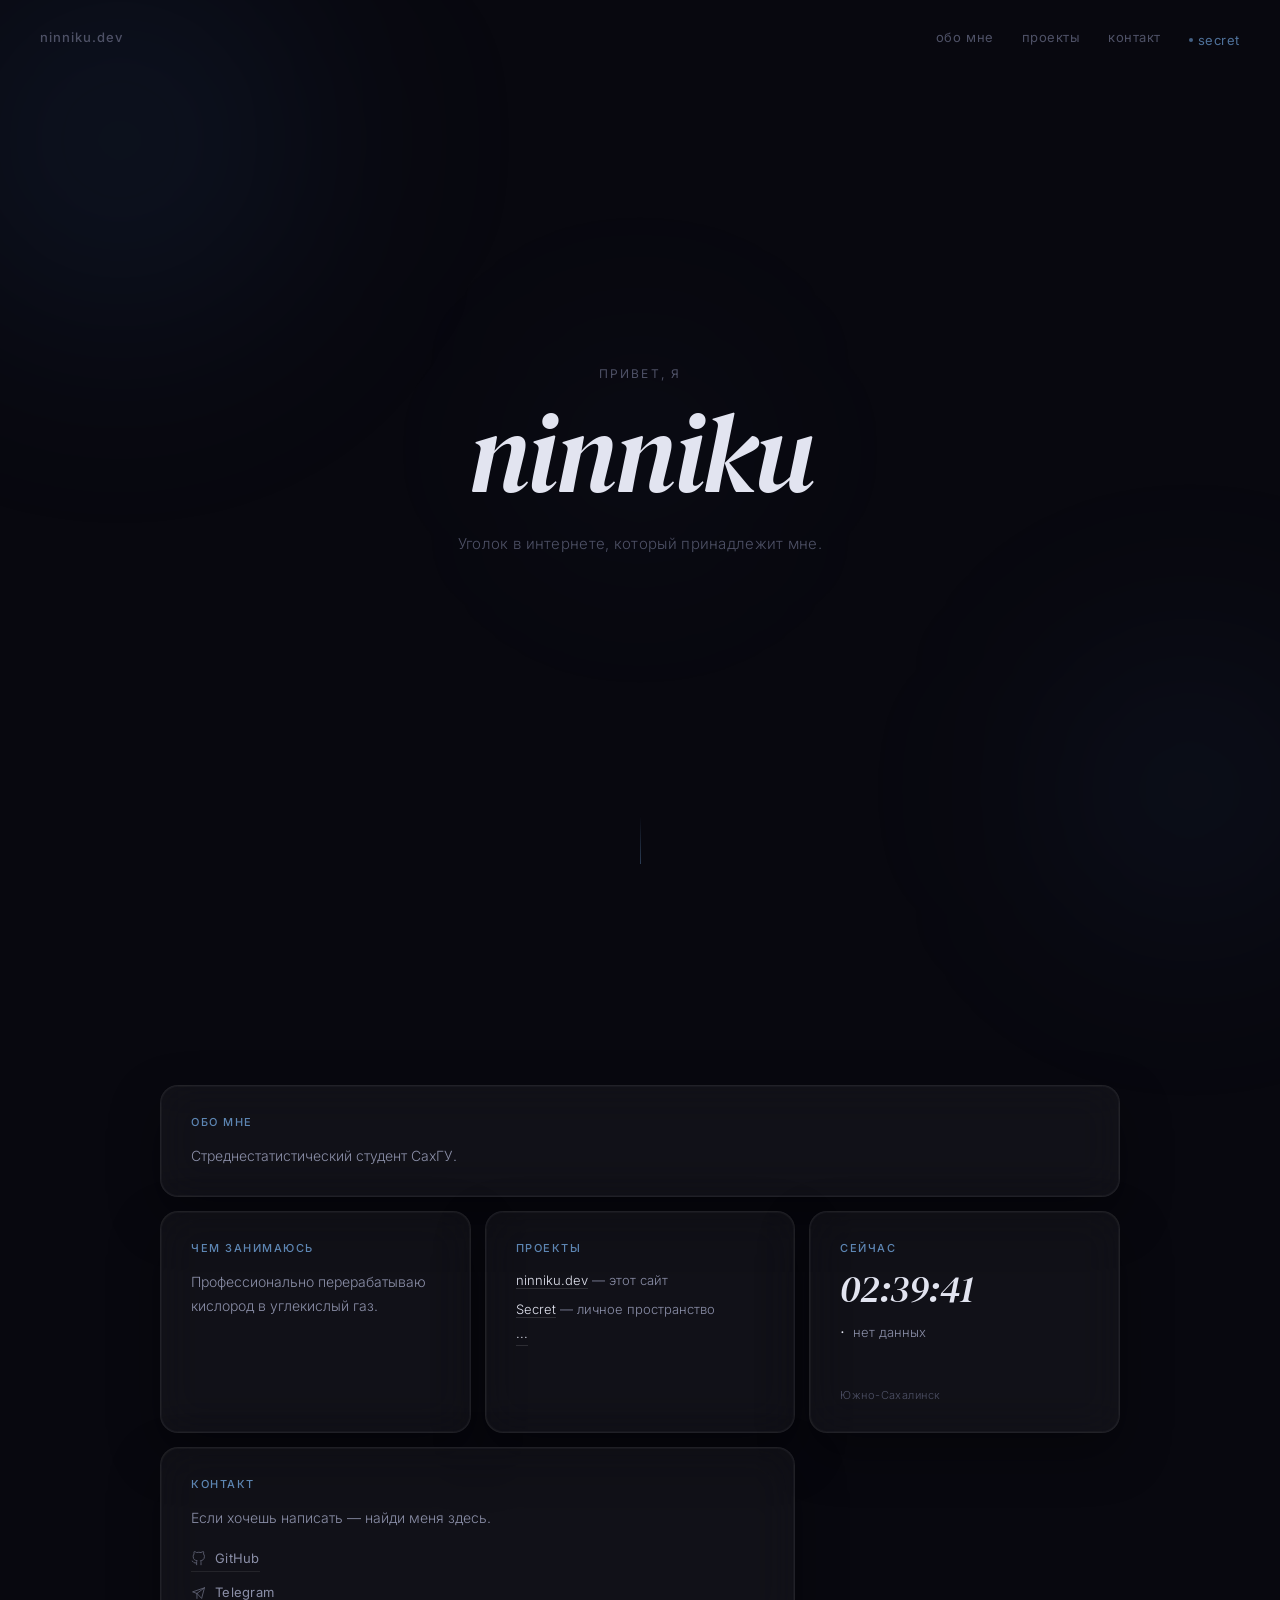
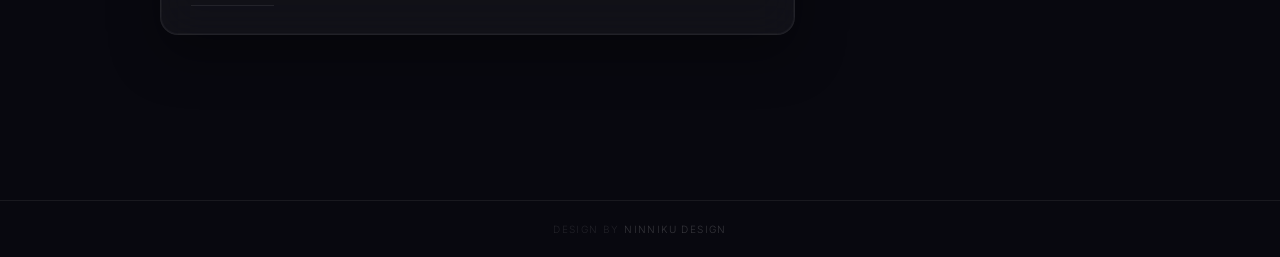
<file: index.html>
<!doctype html>
<html lang="ru">
  <head>
    <meta charset="utf-8" />
    <meta name="viewport" content="width=device-width, initial-scale=1" />
    <title>ninniku.dev</title>
    <link rel="preconnect" href="https://fonts.googleapis.com" />
    <link rel="preconnect" href="https://fonts.gstatic.com" crossorigin />
    <link href="https://fonts.googleapis.com/css2?family=Inter:wght@300;400;500&family=DM+Serif+Display:ital@0;1&display=swap" rel="stylesheet" />
    <link rel="stylesheet" href="style.css" />
  </head>
  <body>

    <div class="transition-overlay" id="transition-overlay"></div>

    <div class="glow glow--left" aria-hidden="true"></div>
    <div class="glow glow--right" aria-hidden="true"></div>
    <div class="glow glow--mid" aria-hidden="true"></div>

    <nav class="nav" id="nav">
      <a href="#" class="nav__logo" data-scroll="hero">ninniku.dev</a>
      <ul class="nav__links">
        <li><a href="#about" data-scroll="about">обо мне</a></li>
        <li><a href="#projects" data-scroll="projects">проекты</a></li>
        <li><a href="#contact" data-scroll="contact">контакт</a></li>
        <li>
          <a href="#" class="nav__secret" id="secret-btn">
            <span class="nav__secret-dot" aria-hidden="true"></span>
            secret
          </a>
        </li>
      </ul>
    </nav>

    <section class="section section--hero" id="hero">
      <div class="hero__content">
        <p class="hero__eyebrow">привет, я</p>
        <h1 class="hero__name">ninniku</h1>
        <p class="hero__tagline">Уголок в интернете, который принадлежит мне.</p>
      </div>
      <div class="hero__scroll-hint" aria-hidden="true">
        <span></span>
      </div>
    </section>

    <section class="section section--cards" id="about">
      <div class="cards-grid">

        <div class="card card--wide reveal" id="card-about">
          <span class="card__label">обо мне</span>
          <p class="card__text">Стреднестатистический студент СахГУ.</p>
        </div>

        <div class="card reveal" id="card-work" style="--delay: 0.08s">
          <span class="card__label">чем занимаюсь</span>
          <p class="card__text">Профессионально перерабатываю кислород в углекислый газ.</p>
        </div>

        <div class="card reveal" id="card-projects" style="--delay: 0.16s">
          <span class="card__label" id="projects">проекты</span>
          <ul class="card__list">
            <li><a href="#" class="card__link">ninniku.dev</a> — этот сайт</li>
            <li><a href="#" class="card__link">Secret</a> — личное пространство</li>
            <li><a href="#" class="card__link">···</a></li>
          </ul>
        </div>

        <div class="card reveal" id="card-now" style="--delay: 0.24s">
          <span class="card__label">сейчас</span>
          <div class="now__time" id="now-time">--:--:--</div>
          <div class="now__weather" id="now-weather">
            <span class="now__weather-icon" id="now-icon">·</span>
            <span class="now__weather-text" id="now-desc">загрузка погоды…</span>
          </div>
          <div class="now__temp" id="now-temp"></div>
          <p class="card__meta" id="now-location">Южно-Сахалинск</p>
        </div>

        <div class="card card--contact reveal" id="contact" style="--delay: 0.32s">
          <span class="card__label">контакт</span>
          <p class="card__text">Если хочешь написать — найди меня здесь.</p>
          <div class="contact__links">
            <a href="https://https://github.com/ninn1ku" target="_blank" rel="noopener" class="contact__link">
              <svg class="contact__link-icon" viewBox="0 0 24 24" fill="none" stroke="currentColor" stroke-width="1.5" stroke-linecap="round" stroke-linejoin="round" aria-hidden="true"><path d="M9 19c-5 1.5-5-2.5-7-3m14 6v-3.87a3.37 3.37 0 0 0-.94-2.61c3.14-.35 6.44-1.54 6.44-7A5.44 5.44 0 0 0 20 4.77 5.07 5.07 0 0 0 19.91 1S18.73.65 16 2.48a13.38 13.38 0 0 0-7 0C6.27.65 5.09 1 5.09 1A5.07 5.07 0 0 0 5 4.77a5.44 5.44 0 0 0-1.5 3.78c0 5.42 3.3 6.61 6.44 7A3.37 3.37 0 0 0 9 18.13V22"/></svg>
              GitHub
            </a>
            <a href="https://t.me/lovemyanxiety" target="_blank" rel="noopener" class="contact__link">
              <svg class="contact__link-icon" viewBox="0 0 24 24" fill="none" stroke="currentColor" stroke-width="1.5" stroke-linecap="round" stroke-linejoin="round" aria-hidden="true"><path d="M21.5 4.5 2.5 11l7 2.5m12-9L17 21.5l-7.5-8m12-9L9.5 13.5m0 0V21.5"/></svg>
              Telegram
            </a>
          </div>
        </div>

      </div>
    </section>

    <footer class="footer">DESIGN BY <span>NINNIKU DESIGN</span></footer>

    <script src="script.js"></script>
  </body>
</html>
</file>
<file: style.css>
*, *::before, *::after {
  margin: 0;
  padding: 0;
  box-sizing: border-box;
}

:root {
  --bg:           #08080f;
  --surface:      rgba(255, 255, 255, 0.04);
  --border:       rgba(255, 255, 255, 0.07);
  --border-hover: rgba(255, 255, 255, 0.13);
  --text:         #e2e4f0;
  --text-muted:   #4e5166;
  --text-mid:     #8b8fa8;
  --accent:       #7eb8f7;
  --accent-glow:  rgba(126, 184, 247, 0.15);
  --accent-soft:  rgba(126, 184, 247, 0.07);

  --font-display: 'DM Serif Display', Georgia, serif;
  --font-body:    'Inter', system-ui, sans-serif;
  --ease-out:     cubic-bezier(0.22, 1, 0.36, 1);
}

html {
  scroll-snap-type: y mandatory;
  overflow-y: scroll;
  scroll-behavior: smooth;
}

body {
  background-color: var(--bg);
  color: var(--text);
  font-family: var(--font-body);
  font-weight: 300;
  line-height: 1.6;
  overflow-x: hidden;
}

.transition-overlay {
  position: fixed;
  inset: 0;
  background: var(--bg);
  z-index: 200;
  opacity: 0;
  pointer-events: none;
  transition: opacity 0.65s var(--ease-out);
}
.transition-overlay.active {
  opacity: 1;
  pointer-events: all;
}

.glow {
  position: fixed;
  border-radius: 50%;
  filter: blur(100px);
  pointer-events: none;
  z-index: 0;
}

.glow--left {
  width: 560px;
  height: 560px;
  background: radial-gradient(circle, rgba(70, 130, 210, 0.13) 0%, transparent 70%);
  top: -140px;
  left: -160px;
  animation: glowPulse 10s ease-in-out infinite;
}

.glow--right {
  width: 420px;
  height: 420px;
  background: radial-gradient(circle, rgba(90, 150, 230, 0.09) 0%, transparent 70%);
  bottom: -100px;
  right: -120px;
  animation: glowPulse 10s ease-in-out infinite;
  animation-delay: -5s;
}

.glow--mid {
  width: 300px;
  height: 300px;
  background: radial-gradient(circle, rgba(126, 184, 247, 0.06) 0%, transparent 70%);
  top: 50%;
  left: 50%;
  transform: translate(-50%, -50%);
  animation: glowPulse 14s ease-in-out infinite;
  animation-delay: -3s;
}

@keyframes glowPulse {
  0%, 100% { opacity: 0.8; transform: scale(1); }
  50%       { opacity: 1;   transform: scale(1.06); }
}

.nav {
  position: fixed;
  top: 0;
  left: 0;
  right: 0;
  z-index: 50;
  display: flex;
  justify-content: space-between;
  align-items: center;
  padding: 24px 40px;
  transition: background 0.4s ease, backdrop-filter 0.4s ease;
}

.nav.scrolled {
  background: rgba(8, 8, 15, 0.7);
  backdrop-filter: blur(16px);
  -webkit-backdrop-filter: blur(16px);
  border-bottom: 1px solid var(--border);
}

.nav__logo {
  font-size: 13px;
  font-weight: 500;
  letter-spacing: 0.08em;
  color: var(--text-muted);
  text-decoration: none;
  cursor: pointer;
  transition: color 0.2s;
}
.nav__logo:hover { color: var(--text); }

.nav__links {
  list-style: none;
  display: flex;
  align-items: center;
  gap: 28px;
}

.nav__links a {
  font-size: 13px;
  font-weight: 400;
  color: var(--text-muted);
  text-decoration: none;
  letter-spacing: 0.04em;
  cursor: pointer;
  transition: color 0.2s;
}
.nav__links a:hover { color: var(--text); }

.nav__secret {
  display: inline-flex;
  align-items: center;
  gap: 5px;
  color: rgba(126, 184, 247, 0.6) !important;
  transition: color 0.2s !important;
}
.nav__secret:hover {
  color: var(--accent) !important;
}

.nav__secret-dot {
  width: 4px;
  height: 4px;
  border-radius: 50%;
  background: var(--accent);
  opacity: 0.5;
  transition: opacity 0.2s, transform 0.2s;
}
.nav__secret:hover .nav__secret-dot {
  opacity: 1;
  transform: scale(1.5);
}

.section {
  position: relative;
  z-index: 1;
  min-height: 100vh;
  scroll-snap-align: start;
}

.section--hero {
  display: flex;
  flex-direction: column;
  justify-content: center;
  align-items: center;
  text-align: center;
  padding: 80px 24px 60px;
}

.hero__content {
  opacity: 0;
  transform: translateY(20px);
  animation: heroIn 1s var(--ease-out) 0.15s forwards;
}

@keyframes heroIn {
  to { opacity: 1; transform: translateY(0); }
}

.hero__eyebrow {
  font-size: 12px;
  font-weight: 400;
  letter-spacing: 0.18em;
  text-transform: uppercase;
  color: var(--text-muted);
  margin-bottom: 14px;
}

.hero__name {
  font-family: var(--font-display);
  font-size: clamp(68px, 14vw, 110px);
  font-weight: 400;
  font-style: italic;
  color: var(--text);
  line-height: 1;
  letter-spacing: -0.02em;
  margin-bottom: 24px;
}

.hero__tagline {
  font-size: 15px;
  color: var(--text-muted);
  font-weight: 300;
  letter-spacing: 0.02em;
}

.hero__scroll-hint {
  position: absolute;
  bottom: 36px;
  left: 50%;
  transform: translateX(-50%);
  display: flex;
  flex-direction: column;
  align-items: center;
  gap: 4px;
  opacity: 0;
  animation: heroIn 1s var(--ease-out) 1.2s forwards;
}

.hero__scroll-hint span {
  display: block;
  width: 1px;
  height: 48px;
  background: linear-gradient(to bottom, transparent, rgba(126,184,247,0.3));
  animation: scrollPulse 2.4s ease-in-out infinite;
}

@keyframes scrollPulse {
  0%, 100% { opacity: 0.3; transform: scaleY(0.8); }
  50%       { opacity: 1;   transform: scaleY(1); }
}

.section--cards {
  display: flex;
  flex-direction: column;
  justify-content: center;
  padding: 100px 40px 80px;
}

.cards-grid {
  max-width: 960px;
  margin: 0 auto;
  width: 100%;
  display: grid;
  grid-template-columns: repeat(3, 1fr);
  grid-template-rows: auto auto;
  gap: 14px;
}

.card {
  background: var(--surface);
  border: 1px solid var(--border);
  border-radius: 18px;
  padding: 28px 30px;
  backdrop-filter: blur(20px);
  -webkit-backdrop-filter: blur(20px);
  box-shadow:
    0 0 0 1px rgba(255,255,255,0.03) inset,
    0 20px 50px rgba(0,0,0,0.35);
  transition: border-color 0.3s ease, box-shadow 0.3s ease, transform 0.3s var(--ease-out);
}

.card:hover {
  border-color: var(--border-hover);
  box-shadow:
    0 0 0 1px rgba(255,255,255,0.06) inset,
    0 24px 60px rgba(0,0,0,0.45),
    0 0 40px rgba(126,184,247,0.05);
  transform: translateY(-2px);
}

.card--wide {
  grid-column: 1 / -1;
}

.card--contact {
  grid-column: span 2;
}

.card__label {
  display: block;
  font-size: 11px;
  font-weight: 500;
  letter-spacing: 0.14em;
  text-transform: uppercase;
  color: var(--accent);
  opacity: 0.7;
  margin-bottom: 12px;
}

.card__text {
  font-size: 14px;
  color: var(--text-mid);
  line-height: 1.75;
  font-weight: 300;
}

.card__meta {
  font-size: 11px;
  color: var(--text-muted);
  margin-top: 12px;
  letter-spacing: 0.04em;
}

.card__list {
  list-style: none;
  display: flex;
  flex-direction: column;
  gap: 8px;
}

.card__list li {
  font-size: 13px;
  color: var(--text-mid);
  font-weight: 300;
}

.card__link {
  color: var(--text);
  text-decoration: none;
  border-bottom: 1px solid rgba(255,255,255,0.12);
  transition: border-color 0.2s, color 0.2s;
}
.card__link:hover {
  color: var(--accent);
  border-color: rgba(126,184,247,0.4);
}

.card__email {
  display: inline-block;
  margin-top: 14px;
  font-size: 14px;
  color: var(--accent);
  text-decoration: none;
  border-bottom: 1px solid rgba(126,184,247,0.25);
  transition: border-color 0.2s, color 0.2s;
  letter-spacing: 0.02em;
}
.card__email:hover {
  color: #a8d0fb;
  border-color: rgba(126,184,247,0.6);
}

.reveal {
  opacity: 0;
  transform: translateY(28px);
  transition:
    opacity 0.7s var(--ease-out),
    transform 0.7s var(--ease-out);
  transition-delay: var(--delay, 0s);
}
.reveal.visible {
  opacity: 1;
  transform: translateY(0);
}

.now__time {
  font-family: var(--font-display);
  font-size: 38px;
  font-style: italic;
  font-weight: 400;
  color: var(--text);
  letter-spacing: -0.01em;
  line-height: 1;
  margin-bottom: 14px;
}

.now__weather {
  display: flex;
  align-items: center;
  gap: 8px;
  margin-bottom: 4px;
}

.now__weather-icon {
  font-size: 18px;
  line-height: 1;
}

.now__weather-text {
  font-size: 13px;
  color: var(--text-mid);
  font-weight: 300;
}

.now__temp {
  font-size: 22px;
  font-weight: 300;
  color: var(--text);
  letter-spacing: -0.01em;
  margin-bottom: 10px;
  min-height: 28px;
}

.contact__links {
  display: flex;
  flex-direction: column;
  gap: 10px;
  margin-top: 18px;
}

.contact__link {
  display: inline-flex;
  align-items: center;
  gap: 9px;
  font-size: 13px;
  font-weight: 400;
  color: var(--text-mid);
  text-decoration: none;
  letter-spacing: 0.02em;
  transition: color 0.2s;
  width: fit-content;
  padding-bottom: 2px;
  border-bottom: 1px solid rgba(255,255,255,0.08);
}

.contact__link:hover {
  color: var(--accent);
  border-bottom-color: rgba(126,184,247,0.35);
}

.contact__link-icon {
  width: 15px;
  height: 15px;
  opacity: 0.6;
  transition: opacity 0.2s;
  flex-shrink: 0;
}

.contact__link:hover .contact__link-icon {
  opacity: 1;
}

.footer {
  position: relative;
  z-index: 1;
  text-align: center;
  padding: 20px;
  font-size: 10px;
  letter-spacing: 0.14em;
  color: rgba(255,255,255,0.1);
  border-top: 1px solid var(--border);
  scroll-snap-align: none;
}
.footer span { color: rgba(255,255,255,0.18); }

@media (prefers-reduced-motion: reduce) {
  html { scroll-snap-type: none; }
  .hero__content, .hero__scroll-hint { animation: none; opacity: 1; transform: none; }
  .reveal { opacity: 1; transform: none; transition: none; }
  .glow { animation: none; }
}

@media (max-width: 700px) {
  .nav { padding: 18px 20px; }
  .nav__links { gap: 18px; }
  .section--cards { padding: 80px 20px 60px; }
  .cards-grid {
    grid-template-columns: 1fr;
  }
  .card--wide,
  .card--contact { grid-column: 1; }
}
</file>
